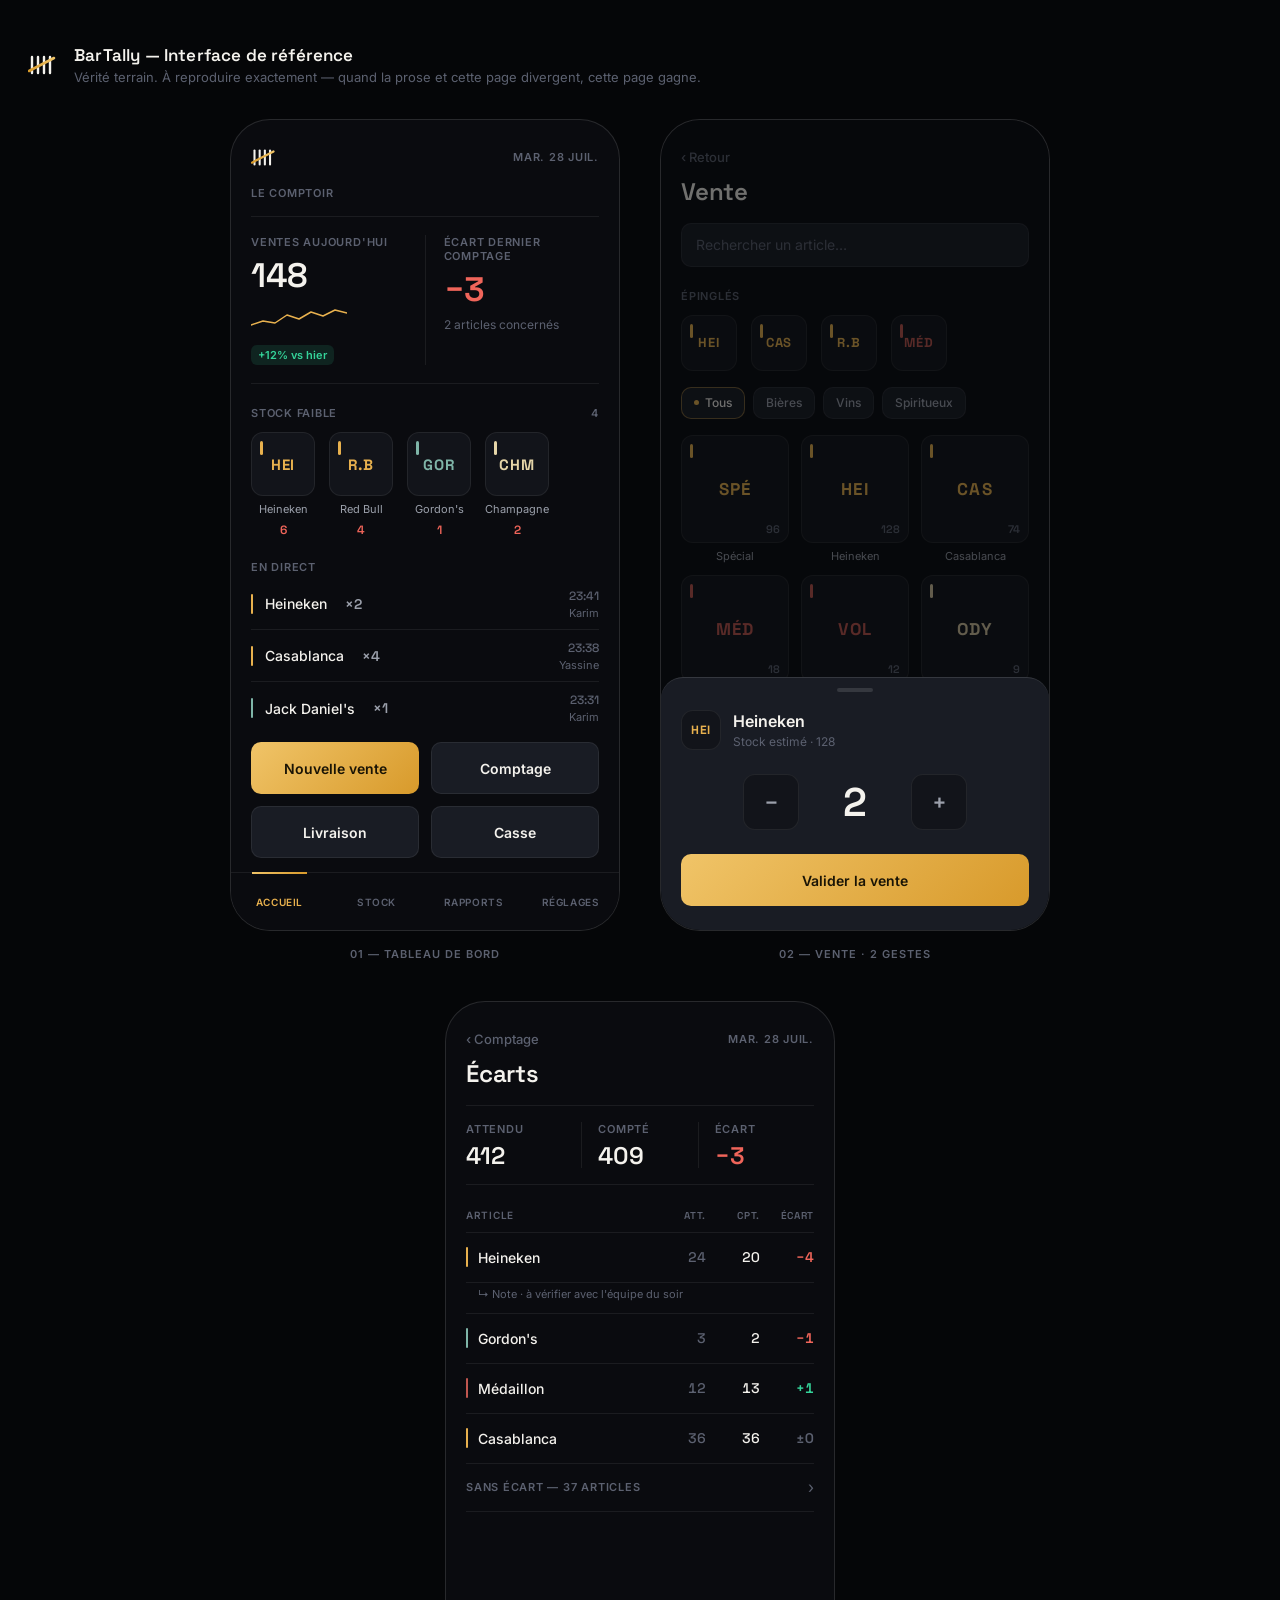
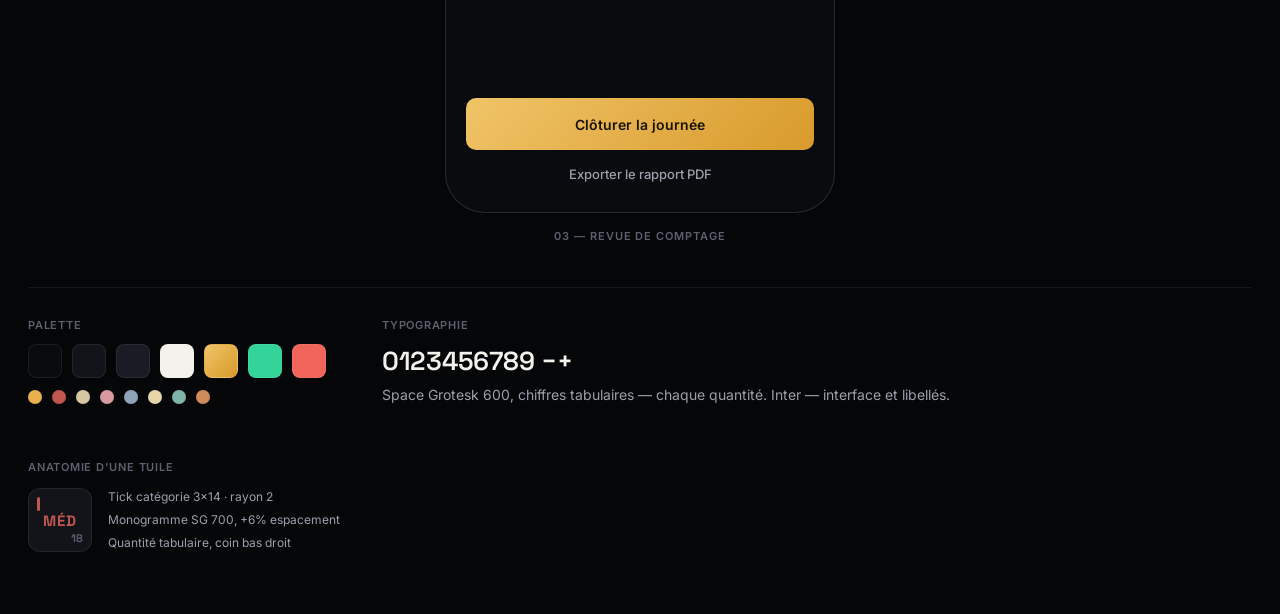
<file: New folder/reference (1).html>
<!DOCTYPE html>
<html lang="fr">
<head>
<meta charset="UTF-8">
<meta name="viewport" content="width=device-width, initial-scale=1">
<title>BarTally — Interface de référence</title>
<link rel="preconnect" href="https://fonts.googleapis.com">
<link rel="preconnect" href="https://fonts.gstatic.com" crossorigin>
<link href="https://fonts.googleapis.com/css2?family=Space+Grotesk:wght@500;600;700&family=Inter:wght@400;500;600&display=swap" rel="stylesheet">
<style>
/* ============ TOKENS — must match src/theme/tokens.ts exactly ============ */
:root{
  --bg:#0A0B0F; --page:#050608; --surface:#12141A; --surface2:#191C24;
  --hair:rgba(255,255,255,.07); --hair2:rgba(255,255,255,.12);
  --t1:#F4F2ED; --t2:#9BA0AB; --t3:#5C6170;
  --brass:#E8B14E; --brassg:linear-gradient(135deg,#F0C468,#D89A2B); --onbrass:#1A1405;
  --ok:#34D399; --okbg:rgba(52,211,153,.12);
  --bad:#F0655A; --badbg:rgba(240,101,90,.12);
  --c-beer:#E8B14E; --c-red:#C0564F; --c-white:#D6C7A1; --c-rose:#D89AA0;
  --c-demi:#8FA3B8; --c-champ:#E5D5A8; --c-spirit:#7FB5A8; --c-food:#D08B5B;
}
*{box-sizing:border-box;margin:0;padding:0}
body{background:var(--page);color:var(--t1);font-family:Inter,system-ui,sans-serif;
  padding:44px 28px 60px;-webkit-font-smoothing:antialiased}
.sg{font-family:'Space Grotesk',sans-serif}
.tnum{font-variant-numeric:tabular-nums;font-feature-settings:'tnum' 1}
.micro{font-size:11px;font-weight:600;letter-spacing:.07em;text-transform:uppercase;color:var(--t3)}

/* ============ PAGE CHROME ============ */
.pagehead{max-width:1320px;margin:0 auto 34px;display:flex;align-items:center;gap:16px}
.pagehead .tt{font:600 17px 'Space Grotesk',sans-serif;letter-spacing:.01em}
.pagehead .sub{font-size:13px;color:var(--t3);margin-top:3px}
.phones{display:flex;gap:40px;flex-wrap:wrap;justify-content:center}
.ph{display:flex;flex-direction:column;align-items:center;gap:16px}
.caption{font-size:11px;font-weight:600;letter-spacing:.09em;text-transform:uppercase;color:var(--t3)}

/* ============ PHONE FRAME ============ */
.frame{width:390px;height:812px;background:var(--bg);border:1px solid var(--hair2);
  border-radius:40px;overflow:hidden;position:relative;flex:none}
.screen{position:absolute;inset:0;padding:24px 20px 0;display:flex;flex-direction:column;overflow:hidden}

/* ============ SHARED COMPONENTS ============ */
.topbar{display:flex;justify-content:space-between;align-items:center;min-height:26px}
.eyebrow{margin-top:16px}
.h1{font:600 24px/1.2 'Space Grotesk',sans-serif;letter-spacing:-.01em;margin-top:8px}
.sec{margin-top:22px;display:flex;justify-content:space-between;align-items:baseline}

.stats{display:flex;margin-top:16px;padding:18px 0;border-top:1px solid var(--hair);border-bottom:1px solid var(--hair)}
.stat{flex:1;min-width:0}
.stat + .stat{border-left:1px solid var(--hair);padding-left:18px}
.stat:first-child{padding-right:18px}
.big{font:600 34px/1 'Space Grotesk',sans-serif;letter-spacing:-.01em;margin-top:10px}
.chip{display:inline-flex;align-items:center;gap:4px;font-size:11px;font-weight:600;
  padding:3px 7px;border-radius:6px;margin-top:10px}
.chip.ok{color:var(--ok);background:var(--okbg)}
.sub2{font-size:12px;color:var(--t3);margin-top:10px}
.bad{color:var(--bad)} .good{color:var(--ok)} .faint{color:var(--t3)}

.tile{background:var(--surface);border:1px solid var(--hair);border-radius:12px;
  position:relative;display:flex;align-items:center;justify-content:center;flex:none}
.tick{position:absolute;top:8px;left:8px;width:3px;height:14px;border-radius:2px}
.mono{font-family:'Space Grotesk',sans-serif;font-weight:700;letter-spacing:.06em;font-size:15px}
.qty{position:absolute;right:8px;bottom:6px;font:600 11px 'Space Grotesk',sans-serif;color:var(--t3)}
.t64{width:64px;height:64px} .t56{width:56px;height:56px} .t40{width:40px;height:40px}
.tilecol{width:64px;display:flex;flex-direction:column;align-items:center;gap:6px}
.tilecap{font-size:11px;color:var(--t2);max-width:64px;overflow:hidden;text-overflow:ellipsis;white-space:nowrap}
.lowqty{font:600 12px 'Space Grotesk',sans-serif;color:var(--bad)}

.btn{height:52px;border-radius:10px;display:flex;align-items:center;justify-content:center;
  font-size:14px;font-weight:600}
.btn.primary{background:var(--brassg);color:var(--onbrass)}
.btn.ghost{background:var(--surface2);border:1px solid var(--hair);color:var(--t1)}

.tabbar{display:flex;border-top:1px solid var(--hair);margin:14px -20px 0;height:58px;background:var(--bg)}
.tab{flex:1;display:flex;align-items:center;justify-content:center;position:relative;
  font-size:10px;font-weight:600;letter-spacing:.06em;text-transform:uppercase;color:var(--t3)}
.tab.active{color:var(--brass)}
.tab.active::before{content:'';position:absolute;top:-1px;left:22%;right:22%;height:2px;background:var(--brassg)}

/* ============ SCREEN 1 — DASHBOARD ============ */
.tilerow{display:flex;gap:14px;margin-top:12px}
.feed{margin-top:4px}
.feedrow{display:flex;align-items:center;height:52px;border-bottom:1px solid var(--hair);gap:12px}
.feedrow:last-child{border-bottom:none}
.feedtick{width:2px;height:20px;border-radius:1px;flex:none}
.feedname{font-size:14px;font-weight:500}
.feedqty{font:600 14px 'Space Grotesk',sans-serif;color:var(--t2);margin-left:6px}
.feedmeta{margin-left:auto;text-align:right}
.feedmeta .time{font:500 12px 'Space Grotesk',sans-serif;color:var(--t3)}
.feedmeta .by{font-size:11px;color:var(--t3);margin-top:2px}
.actions{display:grid;grid-template-columns:1fr 1fr;gap:12px;margin-top:auto}

/* ============ SCREEN 2 — VENTE ============ */
.back{font-size:13px;font-weight:500;color:var(--t3)}
.search{margin-top:16px;height:44px;background:var(--surface2);border:1px solid var(--hair);
  border-radius:10px;display:flex;align-items:center;padding:0 14px;color:var(--t3);font-size:14px}
.chips{display:flex;gap:8px;margin-top:16px}
.pill{height:32px;padding:0 12px;border-radius:10px;background:var(--surface2);
  border:1px solid var(--hair);display:flex;align-items:center;gap:6px;
  font-size:12px;font-weight:500;color:var(--t2)}
.pill .dot{width:5px;height:5px;border-radius:50%;background:var(--brass);display:none}
.pill.active{color:var(--t1);border-color:rgba(232,177,78,.45)}
.pill.active .dot{display:block}
.grid{display:grid;grid-template-columns:repeat(3,1fr);gap:12px;margin-top:16px}
.gcell{display:flex;flex-direction:column;align-items:center;gap:6px;min-width:0}
.gtile{width:100%;aspect-ratio:1/1;background:var(--surface);border:1px solid var(--hair);
  border-radius:12px;position:relative;display:flex;align-items:center;justify-content:center}
.gtile .mono{font-size:17px}
.gcap{font-size:11px;color:var(--t2);max-width:100%;overflow:hidden;text-overflow:ellipsis;white-space:nowrap}
.backdrop{position:absolute;inset:0;background:rgba(5,6,8,.55)}
.sheet{position:absolute;left:0;right:0;bottom:0;background:var(--surface2);
  border-top:1px solid var(--hair2);border-radius:22px 22px 0 0;padding:10px 20px 24px}
.handle{width:36px;height:4px;border-radius:2px;background:var(--hair2);margin:0 auto 18px}
.sheetrow{display:flex;align-items:center;gap:12px}
.sheetname{font-size:16px;font-weight:600}
.sheetsub{font-size:12px;color:var(--t3);margin-top:3px}
.stepper{display:flex;align-items:center;justify-content:center;gap:24px;margin:24px 0}
.step{width:56px;height:56px;border-radius:12px;background:var(--surface);border:1px solid var(--hair);
  display:flex;align-items:center;justify-content:center;font:500 24px 'Space Grotesk',sans-serif;color:var(--t2)}
.stepnum{font:600 40px 'Space Grotesk',sans-serif;min-width:64px;text-align:center}

/* ============ SCREEN 3 — ÉCARTS ============ */
.sum{display:flex;margin-top:16px;padding:16px 0;border-top:1px solid var(--hair);border-bottom:1px solid var(--hair)}
.sumcol{flex:1;min-width:0}
.sumcol + .sumcol{border-left:1px solid var(--hair);padding-left:16px}
.sumcol:first-child{padding-right:16px}
.mid{font:600 24px/1 'Space Grotesk',sans-serif;margin-top:8px}
.thead{display:grid;grid-template-columns:1fr 54px 54px 54px;height:34px;align-items:center;
  border-bottom:1px solid var(--hair);font-size:10px;font-weight:600;letter-spacing:.07em;
  text-transform:uppercase;color:var(--t3);margin-top:14px}
.trow{display:grid;grid-template-columns:1fr 54px 54px 54px;height:50px;align-items:center;
  border-bottom:1px solid var(--hair);font-size:14px}
.tname{display:flex;align-items:center;gap:10px;font-weight:500;min-width:0}
.tname span{overflow:hidden;text-overflow:ellipsis;white-space:nowrap}
.r{text-align:right;font-family:'Space Grotesk',sans-serif}
.v1{color:var(--t3);font-weight:500}.v2{color:var(--t1);font-weight:500}
.d{font-weight:600}
.noterow{padding:8px 0 12px 12px;margin-top:-4px;border-bottom:1px solid var(--hair);
  font-size:11px;color:var(--t3)}
.grouprow{display:flex;justify-content:space-between;align-items:center;height:48px;
  border-bottom:1px solid var(--hair)}
.chev{color:var(--t3);font-size:16px}
.bottomstack{margin-top:auto;padding-bottom:20px;display:flex;flex-direction:column;gap:6px}
.textbtn{text-align:center;padding:10px;font-size:13px;font-weight:500;color:var(--t2)}

/* ============ TOKEN STRIP ============ */
.tokens{max-width:1320px;margin:44px auto 0;border-top:1px solid var(--hair);padding-top:30px;
  display:flex;gap:56px;flex-wrap:wrap}
.tk .micro{margin-bottom:12px}
.sw{display:flex;gap:10px}
.s{width:34px;height:34px;border-radius:8px;border:1px solid var(--hair)}
.dots{display:flex;gap:10px;margin-top:12px}
.dot8{width:14px;height:14px;border-radius:50%}
.spec{font:600 26px 'Space Grotesk',sans-serif;letter-spacing:-.01em}
.spec2{font-size:14px;color:var(--t2);margin-top:8px}
.anat{display:flex;gap:16px;align-items:center}
.anatnotes{font-size:12px;color:var(--t2);line-height:1.9}
</style>
</head>
<body>

<div class="pagehead">
  <svg viewBox="0 0 30 22" width="30" height="22" fill="none" stroke-linecap="round">
    <defs><linearGradient id="bg1" x1="0" y1="1" x2="1" y2="0">
      <stop offset="0" stop-color="#D89A2B"/><stop offset="1" stop-color="#F0C468"/>
    </linearGradient></defs>
    <line x1="4" y1="3" x2="4" y2="19" stroke="#F4F2ED" stroke-width="2.4"/>
    <line x1="10" y1="3" x2="10" y2="19" stroke="#F4F2ED" stroke-width="2.4"/>
    <line x1="16" y1="3" x2="16" y2="19" stroke="#F4F2ED" stroke-width="2.4"/>
    <line x1="22" y1="3" x2="22" y2="19" stroke="#F4F2ED" stroke-width="2.4"/>
    <line x1="1" y1="17" x2="26" y2="4" stroke="url(#bg1)" stroke-width="2.6"/>
  </svg>
  <div>
    <div class="tt">BarTally — Interface de référence</div>
    <div class="sub">Vérité terrain. À reproduire exactement — quand la prose et cette page divergent, cette page gagne.</div>
  </div>
</div>

<div class="phones">

  <!-- ============ 01 · TABLEAU DE BORD ============ -->
  <div class="ph">
    <div class="frame"><div class="screen">
      <div class="topbar">
        <svg viewBox="0 0 30 22" width="26" height="19" fill="none" stroke-linecap="round">
          <defs><linearGradient id="bg2" x1="0" y1="1" x2="1" y2="0">
            <stop offset="0" stop-color="#D89A2B"/><stop offset="1" stop-color="#F0C468"/>
          </linearGradient></defs>
          <line x1="4" y1="3" x2="4" y2="19" stroke="#F4F2ED" stroke-width="2.4"/>
          <line x1="10" y1="3" x2="10" y2="19" stroke="#F4F2ED" stroke-width="2.4"/>
          <line x1="16" y1="3" x2="16" y2="19" stroke="#F4F2ED" stroke-width="2.4"/>
          <line x1="22" y1="3" x2="22" y2="19" stroke="#F4F2ED" stroke-width="2.4"/>
          <line x1="1" y1="17" x2="26" y2="4" stroke="url(#bg2)" stroke-width="2.6"/>
        </svg>
        <div class="micro">Mar. 28 juil.</div>
      </div>
      <div class="eyebrow micro">Le Comptoir</div>

      <div class="stats">
        <div class="stat">
          <div class="micro">Ventes aujourd'hui</div>
          <div class="big tnum">148</div>
          <svg viewBox="0 0 96 26" width="96" height="26" style="margin-top:12px" fill="none">
            <polyline points="0,20 12,16 24,18 36,10 48,14 60,7 72,11 84,5 96,8"
              stroke="#E8B14E" stroke-width="1.5" stroke-linejoin="round" stroke-linecap="round"/>
          </svg>
          <div><span class="chip ok">+12% vs hier</span></div>
        </div>
        <div class="stat">
          <div class="micro">Écart dernier comptage</div>
          <div class="big tnum bad">−3</div>
          <div class="sub2">2 articles concernés</div>
        </div>
      </div>

      <div class="sec"><div class="micro">Stock faible</div><div class="micro">4</div></div>
      <div class="tilerow">
        <div class="tilecol">
          <div class="tile t64"><div class="tick" style="background:var(--c-beer)"></div><div class="mono" style="color:var(--c-beer)">HEI</div></div>
          <div class="tilecap">Heineken</div><div class="lowqty tnum">6</div>
        </div>
        <div class="tilecol">
          <div class="tile t64"><div class="tick" style="background:var(--c-beer)"></div><div class="mono" style="color:var(--c-beer)">R.B</div></div>
          <div class="tilecap">Red Bull</div><div class="lowqty tnum">4</div>
        </div>
        <div class="tilecol">
          <div class="tile t64"><div class="tick" style="background:var(--c-spirit)"></div><div class="mono" style="color:var(--c-spirit)">GOR</div></div>
          <div class="tilecap">Gordon's</div><div class="lowqty tnum">1</div>
        </div>
        <div class="tilecol">
          <div class="tile t64"><div class="tick" style="background:var(--c-champ)"></div><div class="mono" style="color:var(--c-champ)">CHM</div></div>
          <div class="tilecap">Champagne</div><div class="lowqty tnum">2</div>
        </div>
      </div>

      <div class="sec"><div class="micro">En direct</div></div>
      <div class="feed">
        <div class="feedrow">
          <div class="feedtick" style="background:var(--c-beer)"></div>
          <div class="feedname">Heineken</div><div class="feedqty tnum">×2</div>
          <div class="feedmeta"><div class="time tnum">23:41</div><div class="by">Karim</div></div>
        </div>
        <div class="feedrow">
          <div class="feedtick" style="background:var(--c-beer)"></div>
          <div class="feedname">Casablanca</div><div class="feedqty tnum">×4</div>
          <div class="feedmeta"><div class="time tnum">23:38</div><div class="by">Yassine</div></div>
        </div>
        <div class="feedrow">
          <div class="feedtick" style="background:var(--c-spirit)"></div>
          <div class="feedname">Jack Daniel's</div><div class="feedqty tnum">×1</div>
          <div class="feedmeta"><div class="time tnum">23:31</div><div class="by">Karim</div></div>
        </div>
      </div>

      <div class="actions">
        <div class="btn primary">Nouvelle vente</div>
        <div class="btn ghost">Comptage</div>
        <div class="btn ghost">Livraison</div>
        <div class="btn ghost">Casse</div>
      </div>
      <div class="tabbar">
        <div class="tab active">Accueil</div><div class="tab">Stock</div>
        <div class="tab">Rapports</div><div class="tab">Réglages</div>
      </div>
    </div></div>
    <div class="caption">01 — Tableau de bord</div>
  </div>

  <!-- ============ 02 · VENTE ============ -->
  <div class="ph">
    <div class="frame"><div class="screen">
      <div class="topbar"><div class="back">‹ Retour</div><div></div></div>
      <div class="h1">Vente</div>
      <div class="search">Rechercher un article…</div>

      <div class="sec"><div class="micro">Épinglés</div></div>
      <div class="tilerow">
        <div class="tile t56"><div class="tick" style="background:var(--c-beer)"></div><div class="mono" style="color:var(--c-beer);font-size:13px">HEI</div></div>
        <div class="tile t56"><div class="tick" style="background:var(--c-beer)"></div><div class="mono" style="color:var(--c-beer);font-size:13px">CAS</div></div>
        <div class="tile t56"><div class="tick" style="background:var(--c-beer)"></div><div class="mono" style="color:var(--c-beer);font-size:13px">R.B</div></div>
        <div class="tile t56"><div class="tick" style="background:var(--c-red)"></div><div class="mono" style="color:var(--c-red);font-size:13px">MÉD</div></div>
      </div>

      <div class="chips">
        <div class="pill active"><div class="dot"></div>Tous</div>
        <div class="pill">Bières</div><div class="pill">Vins</div><div class="pill">Spiritueux</div>
      </div>

      <div class="grid">
        <div class="gcell"><div class="gtile"><div class="tick" style="background:var(--c-beer)"></div><div class="mono" style="color:var(--c-beer)">SPÉ</div><div class="qty tnum">96</div></div><div class="gcap">Spécial</div></div>
        <div class="gcell"><div class="gtile"><div class="tick" style="background:var(--c-beer)"></div><div class="mono" style="color:var(--c-beer)">HEI</div><div class="qty tnum">128</div></div><div class="gcap">Heineken</div></div>
        <div class="gcell"><div class="gtile"><div class="tick" style="background:var(--c-beer)"></div><div class="mono" style="color:var(--c-beer)">CAS</div><div class="qty tnum">74</div></div><div class="gcap">Casablanca</div></div>
        <div class="gcell"><div class="gtile"><div class="tick" style="background:var(--c-red)"></div><div class="mono" style="color:var(--c-red)">MÉD</div><div class="qty tnum">18</div></div><div class="gcap">Médaillon</div></div>
        <div class="gcell"><div class="gtile"><div class="tick" style="background:var(--c-red)"></div><div class="mono" style="color:var(--c-red)">VOL</div><div class="qty tnum">12</div></div><div class="gcap">Volubilia</div></div>
        <div class="gcell"><div class="gtile"><div class="tick" style="background:var(--c-white)"></div><div class="mono" style="color:var(--c-white)">ODY</div><div class="qty tnum">9</div></div><div class="gcap">Odyssée</div></div>
        <div class="gcell"><div class="gtile"><div class="tick" style="background:var(--c-champ)"></div><div class="mono" style="color:var(--c-champ)">CHM</div><div class="qty tnum">5</div></div><div class="gcap">Champagne</div></div>
        <div class="gcell"><div class="gtile"><div class="tick" style="background:var(--c-spirit)"></div><div class="mono" style="color:var(--c-spirit)">J.D</div><div class="qty tnum">3.5</div></div><div class="gcap">Jack Daniel's</div></div>
        <div class="gcell"><div class="gtile"><div class="tick" style="background:var(--c-food)"></div><div class="mono" style="color:var(--c-food)">PIZ</div><div class="qty tnum">22</div></div><div class="gcap">Pizza V/H</div></div>
      </div>

      <div class="backdrop"></div>
      <div class="sheet">
        <div class="handle"></div>
        <div class="sheetrow">
          <div class="tile t40"><div class="mono" style="color:var(--c-beer);font-size:12px">HEI</div></div>
          <div><div class="sheetname">Heineken</div><div class="sheetsub">Stock estimé · 128</div></div>
        </div>
        <div class="stepper">
          <div class="step">−</div><div class="stepnum tnum">2</div><div class="step">+</div>
        </div>
        <div class="btn primary">Valider la vente</div>
      </div>
    </div></div>
    <div class="caption">02 — Vente · 2 gestes</div>
  </div>

  <!-- ============ 03 · ÉCARTS ============ -->
  <div class="ph">
    <div class="frame"><div class="screen">
      <div class="topbar"><div class="back">‹ Comptage</div><div class="micro">Mar. 28 juil.</div></div>
      <div class="h1">Écarts</div>

      <div class="sum">
        <div class="sumcol"><div class="micro">Attendu</div><div class="mid tnum">412</div></div>
        <div class="sumcol"><div class="micro">Compté</div><div class="mid tnum">409</div></div>
        <div class="sumcol"><div class="micro">Écart</div><div class="mid tnum bad">−3</div></div>
      </div>

      <div class="thead"><div>Article</div><div class="r">Att.</div><div class="r">Cpt.</div><div class="r">Écart</div></div>

      <div class="trow">
        <div class="tname"><div class="feedtick" style="background:var(--c-beer)"></div><span>Heineken</span></div>
        <div class="r v1 tnum">24</div><div class="r v2 tnum">20</div><div class="r d bad tnum">−4</div>
      </div>
      <div class="noterow">↳ Note · à vérifier avec l'équipe du soir</div>
      <div class="trow">
        <div class="tname"><div class="feedtick" style="background:var(--c-spirit)"></div><span>Gordon's</span></div>
        <div class="r v1 tnum">3</div><div class="r v2 tnum">2</div><div class="r d bad tnum">−1</div>
      </div>
      <div class="trow">
        <div class="tname"><div class="feedtick" style="background:var(--c-red)"></div><span>Médaillon</span></div>
        <div class="r v1 tnum">12</div><div class="r v2 tnum">13</div><div class="r d good tnum">+1</div>
      </div>
      <div class="trow">
        <div class="tname"><div class="feedtick" style="background:var(--c-beer)"></div><span>Casablanca</span></div>
        <div class="r v1 tnum">36</div><div class="r v2 tnum">36</div><div class="r d faint tnum">±0</div>
      </div>
      <div class="grouprow"><div class="micro">Sans écart — 37 articles</div><div class="chev">›</div></div>

      <div class="bottomstack">
        <div class="btn primary">Clôturer la journée</div>
        <div class="textbtn">Exporter le rapport PDF</div>
      </div>
    </div></div>
    <div class="caption">03 — Revue de comptage</div>
  </div>

</div>

<!-- ============ TOKEN STRIP ============ -->
<div class="tokens">
  <div class="tk">
    <div class="micro">Palette</div>
    <div class="sw">
      <div class="s" style="background:#0A0B0F"></div><div class="s" style="background:#12141A"></div>
      <div class="s" style="background:#191C24"></div><div class="s" style="background:#F4F2ED"></div>
      <div class="s" style="background:linear-gradient(135deg,#F0C468,#D89A2B)"></div>
      <div class="s" style="background:#34D399"></div><div class="s" style="background:#F0655A"></div>
    </div>
    <div class="dots">
      <div class="dot8" style="background:var(--c-beer)"></div><div class="dot8" style="background:var(--c-red)"></div>
      <div class="dot8" style="background:var(--c-white)"></div><div class="dot8" style="background:var(--c-rose)"></div>
      <div class="dot8" style="background:var(--c-demi)"></div><div class="dot8" style="background:var(--c-champ)"></div>
      <div class="dot8" style="background:var(--c-spirit)"></div><div class="dot8" style="background:var(--c-food)"></div>
    </div>
  </div>
  <div class="tk">
    <div class="micro">Typographie</div>
    <div class="spec tnum">0123456789 −+</div>
    <div class="spec2">Space Grotesk 600, chiffres tabulaires — chaque quantité. Inter — interface et libellés.</div>
  </div>
  <div class="tk">
    <div class="micro">Anatomie d'une tuile</div>
    <div class="anat">
      <div class="tile t64"><div class="tick" style="background:var(--c-red)"></div><div class="mono" style="color:var(--c-red)">MÉD</div><div class="qty tnum">18</div></div>
      <div class="anatnotes">Tick catégorie 3×14 · rayon 2<br>Monogramme SG 700, +6% espacement<br>Quantité tabulaire, coin bas droit</div>
    </div>
  </div>
</div>

</body>
</html>
</file>
